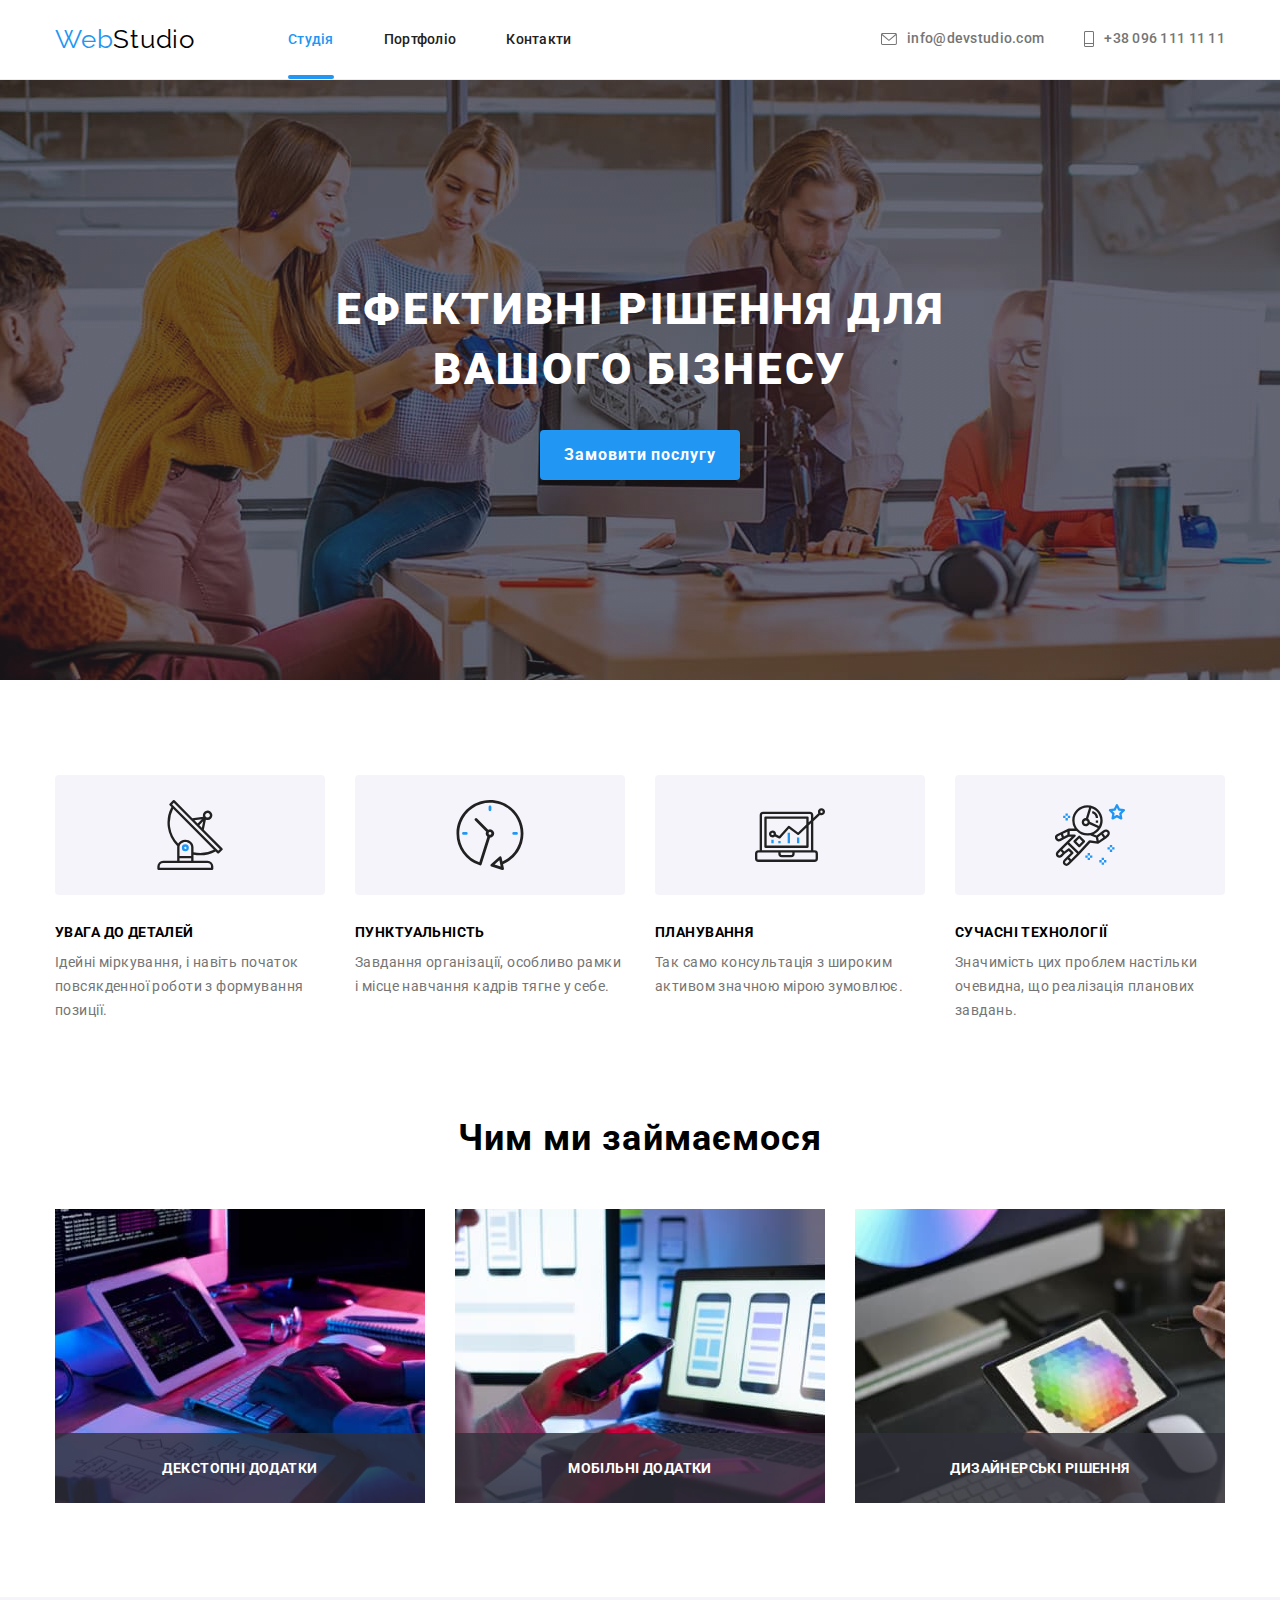
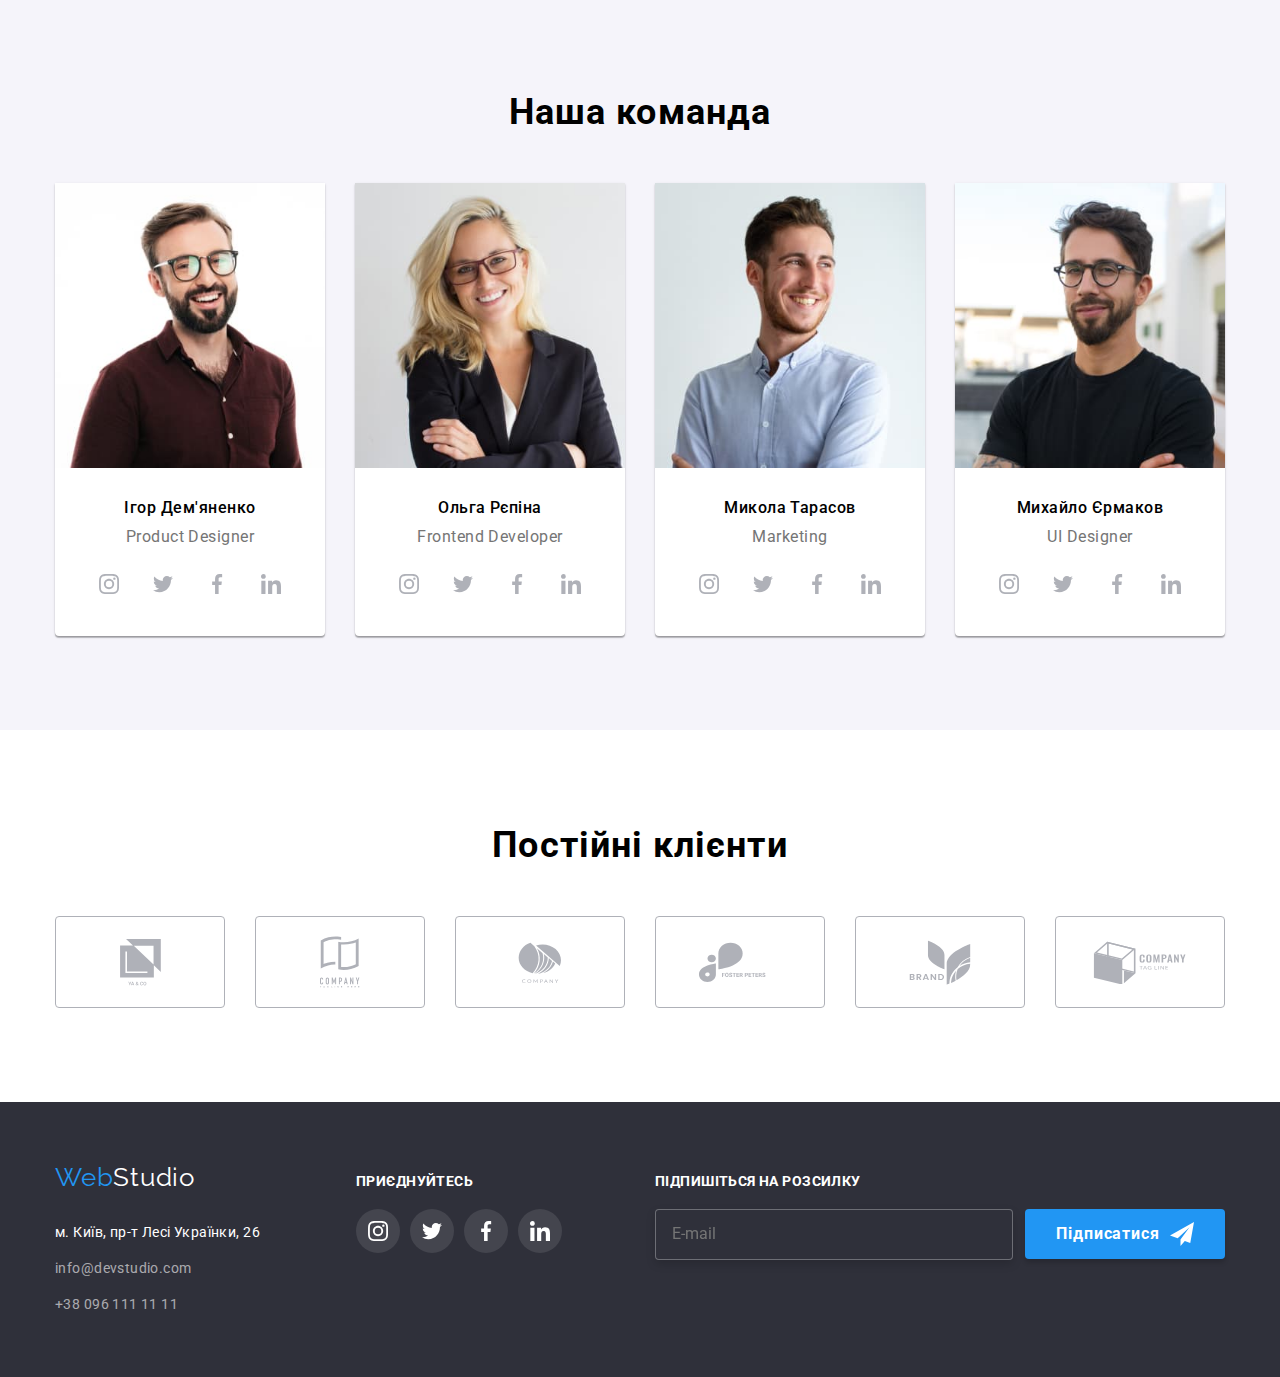
<file: index.html>
<!DOCTYPE html>
<html lang="uk">

<head>
  <meta charset="UTF-8" />
  <meta http-equiv="X-UA-Compatible" content="IE=edge" />
  <meta name="viewport" content="width=device-width, initial-scale=1.0" />
  <link rel="preconnect" href="https://fonts.googleapis.com" />
  <link rel="preconnect" href="https://fonts.gstatic.com" crossorigin />
  <link href="https://fonts.googleapis.com/css2?family=Raleway:wght@700&family=Roboto:wght@400;500;700;900&display=swap"
    rel="stylesheet" />
  <link rel="stylesheet" href="https://cdnjs.cloudflare.com/ajax/libs/modern-normalize/1.1.0/modern-normalize.min.css">
  <link rel="stylesheet" href="./css/main.min.css" />
  <title>Document</title>
</head>

<body>
  <header class="header">
    <div class="container">
      <div class="header-page">
        <!-- лого-->
        <a href="./index.html" class="logo"><span class="logo-color">Web</span>Studio</a>
        <!--силки-->
        <button type="button" class="menu-toggle js-open-menu" aria-expanded="false" aria-controls="mobile-menu">
          <svg width="40" height="40" aria-label="переключатель мобільного меню">
            <use class="icon-menu" href="./img/icons.svg#menu"></use>
          </svg>
        </button>

        <div class="menu-container js-menu-container" id="mobile-menu">
          <button class="menu-toggle js-close-menu">
            <svg width="40" height="40" aria-label="переключатель мобільного меню">
              <use class="icon-close" href="./img/icons.svg#close"></use>
            </svg>
          </button>
          <ul class="mobile-menu-list">
            <li class="mobile-menu-list__item"><a href="" class="mobile-menu-list__link  acttive-page">Студія </a></li>
            <li class="mobile-menu-list__item"><a href="./portfolio.html" class="mobile-menu-list__link">Портфоліо</a></li>
            <li class="mobile-menu-list__item"><a href="" class="mobile-menu-list__link">Контакти</a></li>
          </ul>
          <ul class="mobile-contact">
            <li class="mobile-contact__item">
              <a href="tel:+380961111111" class="mobile-contact__tel">
                +38 096 111 11 11
              </a>
            </li>
            <li class="mobile-contact__item">
              <a href="mailto:info@devstudio.com" class="mobile-contact__mail">
                info@devstudio.com
              </a>
            </li>
          </ul>
          <ul class="mobile-social-list">
            <li class="mobile-social-list__item">
              <a class="mobile-social-list__link" href="" aria-label="instagram">instagram</a>
            </li>
            <li class="mobile-social-list__item">
              <a class="mobile-social-list__link" href="" aria-label="twitter">twitter</a>
            </li>
            <li class="mobile-social-list__item">
              <a class="mobile-social-list__link" href="" aria-label="facebook">facebook</a>
            </li>
            <li class="mobile-social-list__item">
              <a class="mobile-social-list__link" href="" aria-label="linkedin">linkedin</a>
            </li>
          </ul>
        </div>

        <nav class="navigation">
          <ul class="navigation__list">
            <li class="navigation-list__item"><a href="" class="navigation-list__link  active-page">Студія </a></li>
            <li class="navigation-list__item"><a href="./portfolio.html" class="navigation-list__link">Портфоліо</a>
            </li>
            <li class="navigation-list__item"><a href="" class="navigation-list__link">Контакти</a></li>
          </ul>
        </nav>
        <!--звязок-->
        <ul class="contact">
          <li class="contact-list">
            <a href="mailto:info@devstudio.com" class="contact-list__link">
              <!-- icon-mail -->
              <svg class="icon-mail" width="16" height="12">
                <use href="./img/icons.svg#mail" width="16" height="12"></use>
              </svg>
              info@devstudio.com
            </a>
          </li>
          <li>
            <a href="tel:+380961111111" class="contact-list__link">
              <!-- icon-tel -->
              <svg class="icon-tel" width="10" height="16">
                <use href="./img/icons.svg#tel" width="10" height="16"></use>
              </svg>
              +38 096 111 11 11
            </a>
          </li>
        </ul>
      </div>
    </div>
  </header>
  <main>
    <!--герой-->
    <section class="hero">
      <h1 class="hero__title">ЕФЕКТИВНІ РІШЕННЯ ДЛЯ ВАШОГО БІЗНЕСУ</h1>
      <button type="button" class="pledge" data-modal-open>Замовити послугу</button>
    </section>
    <!--Чим ми займаємося-->
    <section class="advances">
      <!-- заголовок який сховаємо -->
      <h2 class="casper">переваги</h2>
      <!--текс-->
      <div class="container">
        <ul class="advances-list">
          <li class="advances-list__item">
            <div class="advances-list__icon">
              <svg width="70" height="70">
                <use href="./img/icons.svg#antenna"></use>
              </svg>
            </div>
            <h3 class="advances-list__title">УВАГА ДО ДЕТАЛЕЙ</h3>
            <p class="advances-list__text">
              Ідейні міркування, і навіть початок повсякденної роботи з формування позиції.
            </p>
          </li>
          <li class="advances-list__item">
            <div class="advances-list__icon">
              <svg width="70" height="70">
                <use href="./img/icons.svg#clock"></use>
              </svg>
            </div>
            <h3 class="advances-list__title">ПУНКТУАЛЬНІСТЬ</h3>
            <p class="advances-list__text">
              Завдання організації, особливо рамки і місце навчання кадрів тягне у себе.
            </p>
          </li>
          <li class="advances-list__item">
            <div class="advances-list__icon">
              <svg width="70" height="70">
                <use href="./img/icons.svg#diagram"></use>
              </svg>
            </div>
            <h3 class="advances-list__title">ПЛАНУВАННЯ</h3>
            <p class="advances-list__text">
              Так само консультація з широким активом значною мірою зумовлює.
            </p>
          </li>
          <li class="advances-list__item">
            <div class="advances-list__icon">
              <svg width="70" height="70">
                <use href="./img/icons.svg#astronaut"></use>
              </svg>
            </div>
            <h3 class="advances-list__title">СУЧАСНІ ТЕХНОЛОГІЇ</h3>
            <p class="advances-list__text">
              Значимість цих проблем настільки очевидна, що реалізація планових завдань.
            </p>
          </li>
        </ul>
      </div>
    </section>
    <!--картинки-->
    <section class="servise">
      <div class="container">
        <h2 class="servise-title">Чим ми займаємося</h2>
        <ul class="servise-list">
          <li class="servise-list__item">
            <img src="./img/img-1.jpg" alt="робота за планшетом" width="370" height="294" />
            <div class="servise-list__txt">
              <p>ДЕКСТОПНІ ДОДАТКИ</p>
            </div>
          </li>
          <li class="servise-list__item">
            <img src="./img/img-2.jpg" alt="ноутбук та телефон" width="370" height="294" />
            <div class="servise-list__txt">
              <p>МОБІЛЬНІ ДОДАТКИ</p>
            </div>
          </li>
          <li class="servise-list__item">
            <img src="./img/img-3.jpg" alt="планшет на якому палітра кольорів" width="370" height="294" />
            <div class="servise-list__txt">
              <p>ДИЗАЙНЕРСЬКІ РІШЕННЯ</p>
            </div>
          </li>
        </ul>
      </div>
    </section>
    <!--Наша команда-->
    <section class="team">  
      <div class="container">
        <h2 class=" team__title">Наша команда</h2>
        <ul class="team-list">
          <li class="team-list__item">
            <img class="team-list__foto" 
            srcset="./img/product-designer-270.jpg 270w, 
            ./img/product-designer-354.jpg 354w, 
            ./img/product-designer-450.jpg 450w, 
            ./img/product-designer-540.jpg 540w, 
            ./img/product-designer-708.jpg 708w, 
            ./img/product-designer-900.jpg 900w," 
            src="./img/product-designer-270.jpg" alt="чоловік-продакт-дизайнер" 
            sizes="(min-width: 1200px) 25vw, (min-width: 768px) 50vw, 100vw" />
            <div class="team-list__cards">
              <h3 class="team-list__name">Ігор Дем'яненко</h3>
              <p class="team-list__position">Product Designer</p>
              <ul class="social-list">
                <li class="social-list__item">
                  <a class="social-list__link" href="" aria-label="instagram">
                    <svg class="social-list__icon" width="20" height="20">
                      <use href="./img/icons.svg#instagram"></use>
                    </svg>
                  </a>
                </li>
                <li class="social-list__item">
                  <a class="social-list__link" href="" aria-label="twitter">
                    <svg class="social-list__icon" width="20" height="20">
                      <use href="./img/icons.svg#twitter"></use>
                    </svg>
                  </a>
                </li>
                <li class="social-list__item">
                  <a class="social-list__link" href="" aria-label="facebook">
                    <svg class="social-list__icon" width="20" height="20">
                      <use href="./img/icons.svg#facebook"></use>
                    </svg>
                  </a>
                </li>
                <li class="social-list__item">
                  <a class="social-list__link" href="" aria-label="linkedin">
                    <svg class="social-list__icon" width="20" height="20">
                      <use href="./img/icons.svg#linkedin"></use>
                    </svg>
                  </a>
                </li>
              </ul>
            </div>
          </li>
          <li class="team-list__item">
            <img class="team-list__foto" 
            srcset="./img/frontend-developer-270.jpg 270w, 
            ./img/frontend-developer-354.jpg 354w, 
            ./img/frontend-developer-450.jpg 450w, 
            ./img/frontend-developer-540.jpg 540w, 
            ./img/frontend-developer-708.jpg 708w, 
            ./img/frontend-developer-900.jpg 900w," 
            src="./img/frontend-developer-270.jpg" alt="дівчина-розробник" 
            sizes="(min-width: 1200px) 25vw, (min-width: 768px) 50vw, 100vw" />
            <div class="team-list__cards">
              <h3 class="team-list__name">Ольга Рєпіна</h3>
              <p class="team-list__position">Frontend Developer</p>
              <ul class="social-list">
                <li class="social-list__item">
                  <a class="social-list__link" href="" aria-label="instagram">
                    <svg class="social-list__icon" width="20" height="20">
                      <use href="./img/icons.svg#instagram"></use>
                    </svg>
                  </a>
                </li>
                <li class="social-list__item">
                  <a class="social-list__link" href="" aria-label="twitter">
                    <svg class="social-list__icon" width="20" height="20">
                      <use href="./img/icons.svg#twitter"></use>
                    </svg>
                  </a>
                </li>
                <li class="social-list__item">
                  <a class="social-list__link" href="" aria-label="facebook">
                    <svg class="social-list__icon" width="20" height="20">
                      <use href="./img/icons.svg#facebook"></use>
                    </svg>
                  </a>
                </li>
                <li class="social-list__item">
                  <a class="social-list__link" href="" aria-label="linkedin">
                    <svg class="social-list__icon" width="20" height="20">
                      <use href="./img/icons.svg#linkedin"></use>
                    </svg>
                  </a>
                </li>
              </ul>
            </div>
          </li>
          <li class="team-list__item">
            <img class="team-list__foto" 
            srcset="./img/marketing-270.jpg 270w, 
            ./img/marketing-354.jpg 354w, 
            ./img/marketing-450.jpg 450w, 
            ./img/marketing-540.jpg 540w, 
            ./img/marketing-708.jpg 708w, 
            ./img/marketing-900.jpg 900w," 
            src="./img/marketing-270.jpg" alt="чоловік-маркетолог" 
            sizes="(min-width: 1200px) 25vw, (min-width: 768px) 50vw, 100vw"/>
            <div class="team-list__cards">
              <h3 class="team-list__name">Микола Тарасов</h3>
              <p class="team-list__position">Marketing</p>
              <ul class="social-list">
                <li class="social-list__item">
                  <a class="social-list__link" href="" aria-label="instagram">
                    <svg class="social-list__icon" width="20" height="20">
                      <use href="./img/icons.svg#instagram"></use>
                    </svg>
                  </a>
                </li>
                <li class="social-list__item">
                  <a class="social-list__link" href="" aria-label="twitter">
                    <svg class="social-list__icon" width="20" height="20">
                      <use href="./img/icons.svg#twitter"></use>
                    </svg>
                  </a>
                </li>
                <li class="social-list__item">
                  <a class="social-list__link" href="" aria-label="facebook">
                    <svg class="social-list__icon" width="20" height="20">
                      <use href="./img/icons.svg#facebook"></use>
                    </svg>
                  </a>
                </li>
                <li class="social-list__item">
                  <a class="social-list__link" href="" aria-label="linkedin">
                    <svg class="social-list__icon" width="20" height="20">
                      <use href="./img/icons.svg#linkedin"></use>
                    </svg>
                  </a>
                </li>
              </ul>
            </div>
          </li>
          <li class="team-list__item">
            <img class="team-list__foto" 
            srcset="./img/ui-designer-270.jpg 270w, 
            ./img/ui-designer-354.jpg 354w, 
            ./img/ui-designer-450.jpg 450w, 
            ./img/ui-designer-540.jpg 540w, 
            ./img/ui-designer-708.jpg 708w, 
            ./img/ui-designer-900.jpg 900w," 
            src="./img/ui-designer-270.jpg" alt="чоловік-дизайнер"
            sizes="(min-width: 1200px) 25vw, (min-width: 768px) 50vw, 100vw"/>
            <div class="team-list__cards">
              <h3 class="team-list__name">Михайло Єрмаков</h3>
              <p class="team-list__position">UI Designer</p>
              <ul class="social-list">
                <li class="social-list__item">
                  <a class="social-list__link" href="" aria-label="instagram">
                    <svg class="social-list__icon" width="20" height="20">
                      <use href="./img/icons.svg#instagram"></use>
                    </svg>
                  </a>
                </li>
                <li class="social-list__item">
                  <a class="social-list__link" href="" aria-label="twitter">
                    <svg class="social-list__icon" width="20" height="20">
                      <use href="./img/icons.svg#twitter"></use>
                    </svg>
                  </a>
                </li>
                <li class="social-list__item">
                  <a class="social-list__link" href="" aria-label="facebook">
                    <svg class="social-list__icon" width="20" height="20">
                      <use href="./img/icons.svg#facebook"></use>
                    </svg>
                  </a>
                </li>
                <li class="social-list__item">
                  <a class="social-list__link" href="" aria-label="linkedin">
                    <svg class="social-list__icon" width="20" height="20">
                      <use href="./img/icons.svg#linkedin"></use>
                    </svg>
                  </a>
                </li>
              </ul>
            </div>
          </li>
        </ul>
      </div>
    </section>
    <!-- Постійні клієнти -->
    <section class="client">
      <div class="container">
        <h2 class=" client__title">Постійні клієнти</h2>
        <ul class="client-list">
          <li class="client-list__item">
            <a class="client-list__link" href="">
              <svg class="client-list__icon" width="41" height="46.7">
                <use href="./img/icons.svg#client1"></use>
              </svg>
            </a>
          </li>
          <li class="client-list__item">
            <a class="client-list__link" href="">
              <svg class="client-list__icon" width="40" height="52">
                <use href="./img/icons.svg#client2"></use>
              </svg>
            </a>
          </li>
          <li class="client-list__item">
            <a class="client-list__link" href="">
              <svg class="client-list__icon" width="43.46" height="41.18">
                <use href="./img/icons.svg#client3"></use>
              </svg>
            </a>
          </li>
          <li class="client-list__item">
            <a class="client-list__link" href="">
              <svg class="client-list__icon" width="84.44" height="40.62">
                <use href="./img/icons.svg#client4"></use>
              </svg>
            </a>
          </li>
          <li class="client-list__item">
            <a class="client-list__link" href="">
              <svg class="client-list__icon" width="62.54" height="45.43">
                <use href="./img/icons.svg#client5"></use>
              </svg>
            </a>
          </li>
          <li class="client-list__item">
            <a class="client-list__link" href="">
              <svg class="client-list__icon" width="93.79" height="43.93">
                <use href="./img/icons.svg#client6"></use>
              </svg>
            </a>
          </li>
        </ul>
      </div>
    </section>
  </main>
  <footer>
    <div class="footer">
      <div class="container foot">
        <div class="addres-list">
          <!--лого-->
          <a href="" class="logo-footer"><span class="logo-color">Web</span>Studio</a>
          <!-- адресс -->
          <address class="addres">
            <ul class="address-list">
              <li class="address-list__item"><a href="https://goo.gl/maps/CPtrU1FHBa2aNyZL9" target="_blank"
                  rel="noopener noreferrer nofollow" class="address-txt">м. Київ, пр-т Лесі Українки, 26</a> </li>
              <li class="address-list__item">
                <a href="mailto:info@devstudio.com" class="contact-footer">info@devstudio.com</a>
              </li>
              <li class="address-list__item"><a href="tel:+380961111111" class="contact-footer">+38 096 111 11 11</a>
              </li>
            </ul>
          </address>
        </div>
        <div class="join">
          <p class="join__txt">ПРИЄДНУЙТЕСЬ</p>
          <ul class="join-list">
            <li class="join-list__item">
              <a class="join-list__link" href="" aria-label="instagram">
                <svg class="join-list__icon" width="20" height="20">
                  <use href="./img/icons.svg#instagram" width="20" height="20"></use>
                </svg>
              </a>
            </li>
            <li class="join-list__item">
              <a class="join-list__link" href="" aria-label="twitter">
                <svg class="join-list__icon" width="20" height="20">
                  <use href="./img/icons.svg#twitter" width="20" height="20"></use>
                </svg>
              </a>
            </li>
            <li class="join-list__item">
              <a class="join-list__link" href="" aria-label="facebook">
                <svg class="join-list__icon" width="20" height="20">
                  <use href="./img/icons.svg#facebook" width="20" height="20"></use>
                </svg>
              </a>
            </li>
            <li class="join-list__item">
              <a class="join-list__link" href="" aria-label="linkedin">
                <svg class="join-list__icon" width="20" height="20">
                  <use href="./img/icons.svg#linkedin" width="20" height="20"></use>
                </svg>
              </a>
            </li>
          </ul>
        </div>
        <div class="mailing">
          <p class="mailing-txt">ПІДПИШІТЬСЯ НА РОЗСИЛКУ</p>
          <div class="mailing-div">
            <form>
              <label for="user-mailing"></label>
              <input class="mailing-input" type="email" placeholder="E-mail" name="user-mailing" id="user-mailing">

            </form>
            <button class="mailing-button" type="submit">Підписатися
              <svg class="mailing-svg" width="24" height="24">
                <use href="./img/icons.svg#send"></use>
              </svg>
            </button>
          </div>
        </div>
      </div>
    </div>
  </footer>
  <div class="backdrop is-hidden" data-modal>
    <div class="modal">
      <button class="modal-buton" data-modal-close>
        <svg width="11px" height="11px">
          <use class="buton-icon" href="./img/icons.svg#vector" width="11px" height="11px"></use>
        </svg>
      </button>
      <p class="modal-txt">Залиште свої дані, ми вам передзвонимо</p>
      <form class="form">
        <div class="input-div">
          <label class="user-txt" for="user-person">Ім'я</label>
          <input class="user-input" type="text" name="user-person" id="user-person" placeholder=" ">
          <svg class="user-svg" width="18" height="18">
            <use href="./img/icons.svg#person"></use>
          </svg>
        </div>
        <div class="input-div">
          <label class="user-txt" for="user-phone">Телефон</label>
          <input class="user-input" type="text" name="user-phone" id="user-phone" placeholder=" ">
          <svg class="user-svg" width="18" height="18">
            <use href="./img/icons.svg#phone"></use>
          </svg>
        </div>
        <div class="input-div">
          <label class="user-txt" for="user-email">Пошта</label>
          <input class="user-input" type="text" name="user-email" id="user-email" placeholder=" ">
          <svg class="user-svg" width="18" height="18">
            <use href="./img/icons.svg#email"></use>
          </svg>
        </div>
        <div class="input-div">
          <label class="user-txt" for="user-coment">Коментар</label>
          <textarea class="user-coment" name="user-coment" id="user-coment" rows="10"
            placeholder="Введіть текст"></textarea>
        </div>
      </form>
      <div class="checkbox-div">
        <label for="checkbox-input">
          <span class="checkbox-txt">Погоджуюся з розсилкою та приймаю
            <a class="checkbox-link" href="">Умови договору</a>
          </span>
        </label>
        <input class="checkbox-input" type="checkbox" name="checkbox-input" id="checkbox-input">
        <svg class="checkbox-custom" width="16">
          <use href="./img/icons.svg#check"></use>
        </svg>
      </div>
      <div>
        <button class="button-send" type="submit">Відправити</button>
      </div>
    </div>
  </div>
  <script src="./js/modal.js"></script>
  <script src="./js/mobile-menu.js"></script>
</body>

</html>
</file>
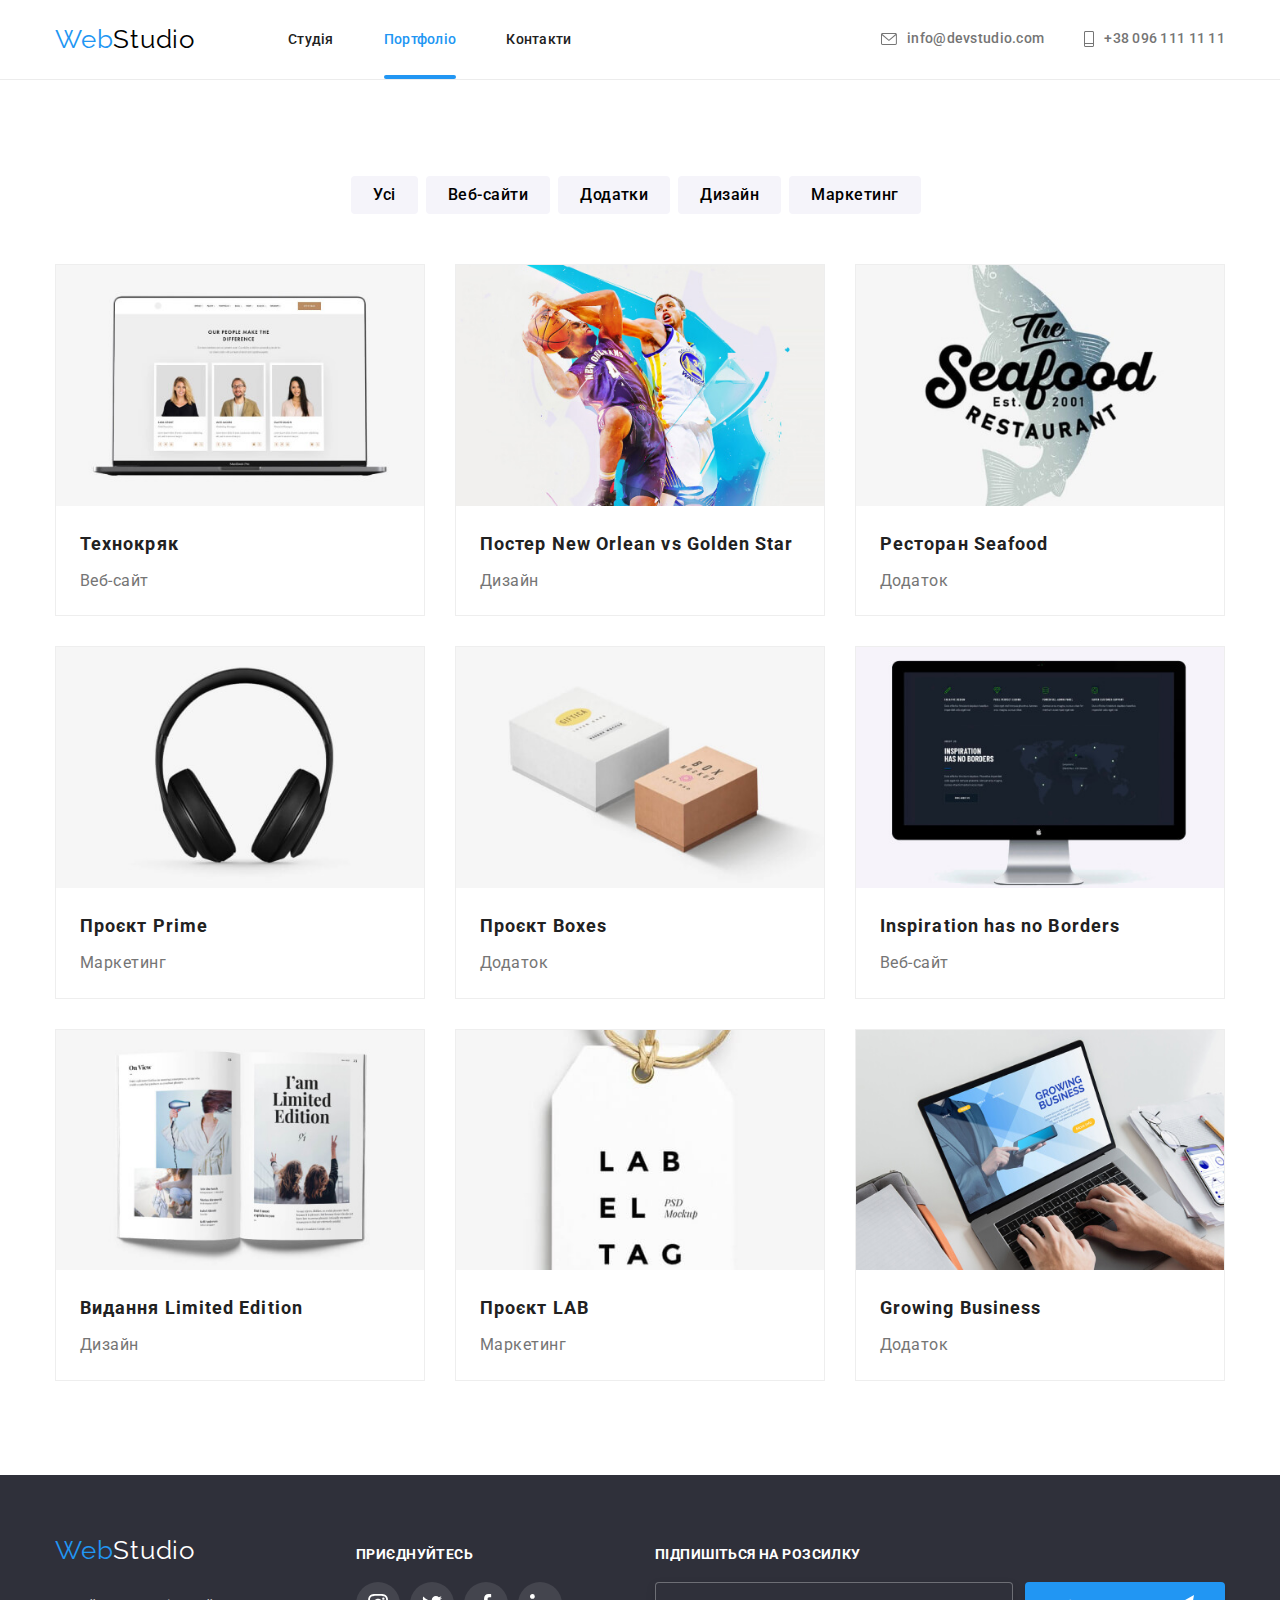
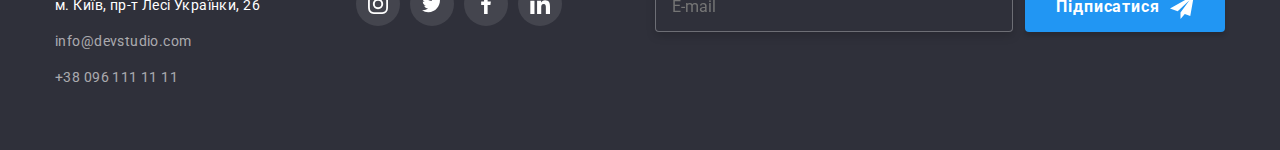
<file: portfolio.html>
<!DOCTYPE html>
<html lang="uk">
  <head>
    <meta charset="UTF-8" />
    <meta http-equiv="X-UA-Compatible" content="IE=edge" />
    <meta name="viewport" content="width=device-width, initial-scale=1.0" />
    <link rel="preconnect" href="https://fonts.googleapis.com" />
    <link rel="preconnect" href="https://fonts.gstatic.com" crossorigin />
    <link
      href="https://fonts.googleapis.com/css2?family=Raleway:wght@700&family=Roboto:wght@400;500;700;900&display=swap"
      rel="stylesheet"
    />
    <link
      rel="stylesheet"
      href="https://cdnjs.cloudflare.com/ajax/libs/modern-normalize/1.1.0/modern-normalize.min.css"
    />
    <link rel="stylesheet" href="./css/main.min.css" />
    <title>Document</title>
  </head>

  <body>
    <header class="header">
      <div class="container">
        <div class="header-page">
          <!-- лого-->
          <a href="./index.html" class="logo"><span class="logo-color">Web</span>Studio</a>
          <!--силки-->
          <button
            type="button"
            class="menu-toggle js-open-menu"
            aria-expanded="false"
            aria-controls="mobile-menu"
          >
            <svg width="40" height="40" aria-label="переключатель мобільного меню">
              <use class="icon-menu" href="./img/icons.svg#menu"></use>
            </svg>
          </button>

          <div class="menu-container js-menu-container" id="mobile-menu">
            <button class="menu-toggle js-close-menu">
              <svg width="40" height="40" aria-label="переключатель мобільного меню">
                <use class="icon-close" href="./img/icons.svg#close"></use>
              </svg>
            </button>
            <ul class="mobile-menu-list">
              <li class="mobile-menu-list__item">
                <a href="./index.html" class="mobile-menu-list__link">Студія </a>
              </li>
              <li class="mobile-menu-list__item">
                <a href="" class="mobile-menu-list__link acttive-page">Портфоліо</a>
              </li>
              <li class="mobile-menu-list__item">
                <a href="" class="mobile-menu-list__link">Контакти</a>
              </li>
            </ul>
            <ul class="mobile-contact">
              <li class="mobile-contact__item">
                <a href="tel:+380961111111" class="mobile-contact__tel"> +38 096 111 11 11 </a>
              </li>
              <li class="mobile-contact__item">
                <a href="mailto:info@devstudio.com" class="mobile-contact__mail">
                  info@devstudio.com
                </a>
              </li>
            </ul>
            <ul class="mobile-social-list">
              <li class="mobile-social-list__item">
                <a class="mobile-social-list__link" href="" aria-label="instagram">instagram</a>
              </li>
              <li class="mobile-social-list__item">
                <a class="mobile-social-list__link" href="" aria-label="twitter">twitter</a>
              </li>
              <li class="mobile-social-list__item">
                <a class="mobile-social-list__link" href="" aria-label="facebook">facebook</a>
              </li>
              <li class="mobile-social-list__item">
                <a class="mobile-social-list__link" href="" aria-label="linkedin">linkedin</a>
              </li>
            </ul>
          </div>
          <nav class="navigation">
            <ul class="navigation__list">
              <li class="navigation-list__item">
                <a href="./index.html" class="navigation-list__link">Студія </a>
              </li>
              <li class="navigation-list__item">
                <a href="" class="navigation-list__link active-page">Портфоліо</a>
              </li>
              <li class="navigation-list__item">
                <a href="" class="navigation-list__link">Контакти</a>
              </li>
            </ul>
          </nav>
          <!--звязок-->
          <ul class="contact">
            <li class="contact-list">
              <a href="mailto:info@devstudio.com" class="contact-list__link">
                <!-- icon-mail -->
                <svg class="icon-mail" width="16" height="12">
                  <use href="./img/icons.svg#mail" width="16" height="12"></use>
                </svg>
                info@devstudio.com
              </a>
            </li>
            <li>
              <a href="tel:+380961111111" class="contact-list__link">
                <!-- icon-tel -->
                <svg class="icon-tel" width="10" height="16">
                  <use href="./img/icons.svg#tel" width="10" height="16"></use>
                </svg>
                +38 096 111 11 11
              </a>
            </li>
          </ul>
        </div>
      </div>
    </header>
    <main>
      <section class="portfolio">
        <!-- заголовок скриєм -->
        <h1 class="casper">список робіт</h1>
        <!--  portfolio-item  -->
        <div class="filter-container">
          <ul class="filter-list">
            <li class="filter-list__item">
              <button type="button" class="filter-list__button">Усі</button>
            </li>
            <li class="filter-list__item">
              <button type="button" class="filter-list__button">Веб-сайти</button>
            </li>
            <li class="filter-list__item">
              <button type="button" class="filter-list__button">Додатки</button>
            </li>
            <li class="filter-list__item">
              <button type="button" class="filter-list__button">Дизайн</button>
            </li>
            <li class="filter-list__item">
              <button type="button" class="filter-list__button">Маркетинг</button>
            </li>
          </ul>
        </div>
        <div class="container">
          <ul class="portfolio-list">
            <li class="portfolio-list__item">
              <a class="portfolio-list__link" href="">
                <div class="overlay-tumb">
                  <img
                    class="portfolio-list__img"
                    srcset="
                      ./img/notebook-354.jpg 354w,
                      ./img/notebook-370.jpg 370w,
                      ./img/notebook-450.jpg 450w,
                      ./img/notebook-708.jpg 708w,
                      ./img/notebook-740.jpg 740w,
                      ./img/notebook-900.jpg 900w
                    "
                    src="./img/notebook-354.jpg"
                    alt="ноутбук"
                    sizes="(min-width: 1200px) 30vw, (min-width: 768px) 50vw, 100vw"
                  />
                  <div class="overlay">
                    <p class="overlay-txt">
                      Ресурс пропонує комплексні пропозиції з різним рівнем функціоналу та сервісів.
                      Все це дозволить відвідувачу отримати вичерпні відомості про компанію чи
                      приватну особу.
                    </p>
                  </div>
                </div>
                <div class="card">
                  <h2 class="card-title">Технокряк</h2>
                  <p class="card-category">Веб-сайт</p>
                </div>
              </a>
            </li>
            <li class="portfolio-list__item">
              <a class="portfolio-list__link" href="">
                <div class="overlay-tumb">
                  <img
                    class="portfolio-list__img"
                    srcset="
                      ./img/game-354.jpg 354w,
                      ./img/game-370.jpg 370w,
                      ./img/game-450.jpg 450w,
                      ./img/game-708.jpg 708w,
                      ./img/game-740.jpg 740w,
                      ./img/game-900.jpg 900w
                    "
                    src="./img/game-354.jpg"
                    alt="двооє гравців грають в баскетбол"
                    sizes="(min-width: 1200px) 30vw, (min-width: 768px) 50vw, 100vw"
                  />

                  <div class="overlay">
                    <p class="overlay-txt">
                      Ресурс пропонує комплексні пропозиції з різним рівнем функціоналу та сервісів.
                      Все це дозволить відвідувачу отримати вичерпні відомості про компанію чи
                      приватну особу.
                    </p>
                  </div>
                </div>

                <div class="card">
                  <h2 class="card-title">Постер New Orlean vs Golden Star</h2>
                  <p class="card-category">Дизайн</p>
                </div>
              </a>
            </li>

            <li class="portfolio-list__item">
              <a class="portfolio-list__link" href="">
                <div class="overlay-tumb">
                  <img
                    class="portfolio-list__img"
                    srcset="
                      ./img/fish-354.jpg 354w,
                      ./img/fish-370.jpg 370w,
                      ./img/fish-450.jpg 450w,
                      ./img/fish-708.jpg 708w,
                      ./img/fish-740.jpg 740w,
                      ./img/fish-900.jpg 900w
                    "
                    src="./img/fish-354.jpg"
                    alt="логотип ресторану на фоні риби"
                    sizes="(min-width: 1200px) 30vw, (min-width: 768px) 50vw, 100vw"
                  />
                  <div class="overlay">
                    <p class="overlay-txt">
                      Ресурс пропонує комплексні пропозиції з різним рівнем функціоналу та сервісів.
                      Все це дозволить відвідувачу отримати вичерпні відомості про компанію чи
                      приватну особу.
                    </p>
                  </div>
                </div>
                <div class="card">
                  <h2 class="card-title">Ресторан Seafood</h2>
                  <p class="card-category">Додаток</p>
                </div>
              </a>
            </li>
            <li class="portfolio-list__item">
              <a class="portfolio-list__link" href="">
                <div class="overlay-tumb">
                  <img
                    class="portfolio-list__img"
                    srcset="
                      ./img/headphones-354.jpg 354w,
                      ./img/headphones-370.jpg 370w,
                      ./img/headphones-450.jpg 450w,
                      ./img/headphones-708.jpg 708w,
                      ./img/headphones-740.jpg 740w,
                      ./img/headphones-900.jpg 900w
                    "
                    src="./img/headphones-354.jpg"
                    alt="навушники"
                    sizes="(min-width: 1200px) 30vw, (min-width: 768px) 50vw, 100vw"
                  />
                  <div class="overlay">
                    <p class="overlay-txt">
                      Ресурс пропонує комплексні пропозиції з різним рівнем функціоналу та сервісів.
                      Все це дозволить відвідувачу отримати вичерпні відомості про компанію чи
                      приватну особу.
                    </p>
                  </div>
                </div>
                <div class="card">
                  <h2 class="card-title">Проєкт Prime</h2>
                  <p class="card-category">Маркетинг</p>
                </div>
              </a>
            </li>
            <li class="portfolio-list__item">
              <a class="portfolio-list__link" href="">
                <div class="overlay-tumb">
                  <img
                    class="portfolio-list__img"
                    srcset="
                      ./img/boxes-354.jpg 354w,
                      ./img/boxes-370.jpg 370w,
                      ./img/boxes-450.jpg 450w,
                      ./img/boxes-708.jpg 708w,
                      ./img/boxes-740.jpg 740w,
                      ./img/boxes-900.jpg 900w
                    "
                    src="./img/boxes-354.jpg"
                    alt="дві коробки"
                    sizes="(min-width: 1200px) 30vw, (min-width: 768px) 50vw, 100vw"
                  />
                  <div class="overlay">
                    <p class="overlay-txt">
                      Ресурс пропонує комплексні пропозиції з різним рівнем функціоналу та сервісів.
                      Все це дозволить відвідувачу отримати вичерпні відомості про компанію чи
                      приватну особу.
                    </p>
                  </div>
                </div>

                <div class="card">
                  <h2 class="card-title">Проєкт Boxes</h2>
                  <p class="card-category">Додаток</p>
                </div>
              </a>
            </li>

            <li class="portfolio-list__item">
              <a class="portfolio-list__link" href="">
                <div class="overlay-tumb">
                  <img
                    class="portfolio-list__img"
                    srcset="
                      ./img/monitor-354.jpg 354w,
                      ./img/monitor-370.jpg 370w,
                      ./img/monitor-450.jpg 450w,
                      ./img/monitor-708.jpg 708w,
                      ./img/monitor-740.jpg 740w,
                      ./img/monitor-900.jpg 900w
                    "
                    src="./img/monitor-354.jpg"
                    alt="монітор з мапою світу"
                    sizes="(min-width: 1200px) 30vw, (min-width: 768px) 50vw, 100vw"
                  />
                  <div class="overlay">
                    <p class="overlay-txt">
                      Ресурс пропонує комплексні пропозиції з різним рівнем функціоналу та сервісів.
                      Все це дозволить відвідувачу отримати вичерпні відомості про компанію чи
                      приватну особу.
                    </p>
                  </div>
                </div>

                <div class="card">
                  <h2 class="card-title">Inspiration has no Borders</h2>
                  <p class="card-category">Веб-сайт</p>
                </div>
              </a>
            </li>

            <li class="portfolio-list__item">
              <a class="portfolio-list__link" href="">
                <div class="overlay-tumb">
                  <img
                    class="portfolio-list__img"
                    srcset="
                      ./img/limited-354.jpg 354w,
                      ./img/limited-370.jpg 370w,
                      ./img/limited-450.jpg 450w,
                      ./img/limited-708.jpg 708w,
                      ./img/limited-740.jpg 740w,
                      ./img/limited-900.jpg 900w
                    "
                    src="./img/limited-354.jpg"
                    alt="лестівка лемітованої продукції"
                    sizes="(min-width: 1200px) 30vw, (min-width: 768px) 50vw, 100vw"
                  />
                  <div class="overlay">
                    <p class="overlay-txt">
                      Ресурс пропонує комплексні пропозиції з різним рівнем функціоналу та сервісів.
                      Все це дозволить відвідувачу отримати вичерпні відомості про компанію чи
                      приватну особу.
                    </p>
                  </div>
                </div>

                <div class="card">
                  <h2 class="card-title">Видання Limited Edition</h2>
                  <p class="card-category">Дизайн</p>
                </div>
              </a>
            </li>

            <li class="portfolio-list__item">
              <a class="portfolio-list__link" href="">
                <div class="overlay-tumb">
                  <img
                    class="portfolio-list__img"
                    srcset="
                      ./img/label-354.jpg 354w,
                      ./img/label-370.jpg 370w,
                      ./img/label-450.jpg 450w,
                      ./img/label-708.jpg 708w,
                      ./img/label-740.jpg 740w,
                      ./img/label-900.jpg 900w
                    "
                    src="./img/label-354.jpg"
                    alt="бірка"
                    sizes="(min-width: 1200px) 30vw, (min-width: 768px) 50vw, 100vw"
                  />
                  <div class="overlay">
                    <p class="overlay-txt">
                      Ресурс пропонує комплексні пропозиції з різним рівнем функціоналу та сервісів.
                      Все це дозволить відвідувачу отримати вичерпні відомості про компанію чи
                      приватну особу.
                    </p>
                  </div>
                </div>

                <div class="card">
                  <h2 class="card-title">Проєкт LAB</h2>
                  <p class="card-category">Маркетинг</p>
                </div>
              </a>
            </li>

            <li class="portfolio-list__item">
              <a class="portfolio-list__link" href="">
                <div class="overlay-tumb">
                  <img
                    class="portfolio-list__img"
                    srcset="
                      ./img/work-354.jpg 354w,
                      ./img/work-370.jpg 370w,
                      ./img/work-450.jpg 450w,
                      ./img/work-708.jpg 708w,
                      ./img/work-740.jpg 740w,
                      ./img/work-900.jpg 900w
                    "
                    src="./img/work-354.jpg"
                    alt="виконання праці за ноутбуком"
                    sizes="(min-width: 1200px) 30vw, (min-width: 768px) 50vw, 100vw"
                  />
                  <div class="overlay">
                    <p class="overlay-txt">
                      Ресурс пропонує комплексні пропозиції з різним рівнем функціоналу та сервісів.
                      Все це дозволить відвідувачу отримати вичерпні відомості про компанію чи
                      приватну особу.
                    </p>
                  </div>
                </div>
                <div class="card">
                  <h2 class="card-title">Growing Business</h2>
                  <p class="card-category">Додаток</p>
                </div>
              </a>
            </li>
          </ul>
        </div>
      </section>
    </main>
    <footer>
      <div class="footer">
        <div class="container foot">
          <div>
            <!--лого-->
            <a href="" class="logo-footer"><span class="logo-color">Web</span>Studio</a>
            <!-- адресс -->
            <address class="addres">
              <ul class="address-list">
                <li class="address-list__item">
                  <a
                    href="https://goo.gl/maps/CPtrU1FHBa2aNyZL9"
                    target="_blank"
                    rel="noopener noreferrer nofollow"
                    class="address-txt"
                    >м. Київ, пр-т Лесі Українки, 26</a
                  >
                </li>
                <li class="address-list__item">
                  <a href="mailto:info@devstudio.com" class="contact-footer">info@devstudio.com</a>
                </li>
                <li class="address-list__item">
                  <a href="tel:+380961111111" class="contact-footer">+38 096 111 11 11</a>
                </li>
              </ul>
            </address>
          </div>
          <div class="join">
            <p class="join__txt">ПРИЄДНУЙТЕСЬ</p>
            <ul class="join-list">
              <li class="join-list__item">
                <a class="join-list__link" href="" aria-label="instagram">
                  <svg class="join-list__icon" width="20" height="20">
                    <use href="./img/icons.svg#instagram" width="20" height="20"></use>
                  </svg>
                </a>
              </li>
              <li class="join-list__item">
                <a class="join-list__link" href="" aria-label="twitter">
                  <svg class="join-list__icon" width="20" height="20">
                    <use href="./img/icons.svg#twitter" width="20" height="20"></use>
                  </svg>
                </a>
              </li>
              <li class="join-list__item">
                <a class="join-list__link" href="" aria-label="facebook">
                  <svg class="join-list__icon" width="20" height="20">
                    <use href="./img/icons.svg#facebook" width="20" height="20"></use>
                  </svg>
                </a>
              </li>
              <li class="join-list__item">
                <a class="join-list__link" href="" aria-label="linkedin">
                  <svg class="join-list__icon" width="20" height="20">
                    <use href="./img/icons.svg#linkedin" width="20" height="20"></use>
                  </svg>
                </a>
              </li>
            </ul>
          </div>
          <div class="mailing">
            <p class="mailing-txt">ПІДПИШІТЬСЯ НА РОЗСИЛКУ</p>
            <div class="mailing-div">
              <form>
                <label for="user-mailing"></label>
                <input
                  class="mailing-input"
                  type="email"
                  placeholder="E-mail"
                  name="user-mailing"
                  id="user-mailing"
                />
              </form>
              <button class="mailing-button" type="submit">
                Підписатися
                <svg class="mailing-svg" width="24" height="24">
                  <use href="./img/icons.svg#send"></use>
                </svg>
              </button>
            </div>
          </div>
        </div>
      </div>
    </footer>
    <script src="./js/mobile-menu.js"></script>
  </body>
</html>
</file>
<file: css/main.min.css>
html{-webkit-box-sizing:border-box;box-sizing:border-box}*,*::before,*::after{-webkit-box-sizing:inherit;box-sizing:inherit}body{margin:0;font-family:Roboto,sans-serif;font-style:normal;color:var(--title-text-color)}a{text-decoration:none}ul{display:-webkit-box;display:-ms-flexbox;display:flex;list-style:none;margin-left:0;padding-left:0}h1,h2,h3,h4,h5,h6,p,ul{margin-top:0;margin-bottom:0}section{padding-top:60px;padding-bottom:60px}@media screen and (min-width: 1200px){section{padding-top:94px;padding-bottom:94px}}img{display:block;max-width:100%;height:auto}.logo{margin-right:93px;font-family:"Raleway";font-style:normal;font-size:26px;line-height:1.19;letter-spacing:.03em;color:#000}.logo-color{color:#2196f3}.header{padding-top:24px;padding-bottom:24px;border-bottom:1px solid #ececec}@media screen and (max-width: 767px){.header{padding:10px 15px}}.container{margin-left:auto;margin-right:auto;padding-left:15px;padding-right:15px}@media screen and (min-width: 480px){.container{width:480px}}@media screen and (min-width: 768px){.container{width:768px}}@media screen and (min-width: 1200px){.container{width:1200px}}@media screen and (max-width: 767px){.header-page{display:-webkit-box;display:-ms-flexbox;display:flex;-webkit-box-align:center;-ms-flex-align:center;align-items:center}}@media screen and (min-width: 768px){.header-page{display:-webkit-box;display:-ms-flexbox;display:flex;-webkit-box-align:center;-ms-flex-align:center;align-items:center}}@media screen and (max-width: 767px){.navigation{display:none}}.navigation__list{display:-webkit-box;display:-ms-flexbox;display:flex}.navigation-list__item{margin-left:50px}.navigation-list__item:first-child{margin-left:0}.navigation-list__link{position:relative;font-weight:500;font-size:14px;line-height:1.14;letter-spacing:.02em;color:#212121;-webkit-transition:250ms cubic-bezier(0.4, 0, 0.2, 1),-webkit-transform;transition:250ms cubic-bezier(0.4, 0, 0.2, 1),-webkit-transform;transition:transform,250ms cubic-bezier(0.4, 0, 0.2, 1);transition:transform,250ms cubic-bezier(0.4, 0, 0.2, 1),-webkit-transform}.navigation-list__link:hover,.navigation-list__link:focus{color:#2196f3;-webkit-transition:250ms cubic-bezier(0.4, 0, 0.2, 1),-webkit-transform;transition:250ms cubic-bezier(0.4, 0, 0.2, 1),-webkit-transform;transition:transform,250ms cubic-bezier(0.4, 0, 0.2, 1);transition:transform,250ms cubic-bezier(0.4, 0, 0.2, 1),-webkit-transform}.active-page{color:#2196f3}.active-page::after{content:"";position:absolute;left:0;bottom:-31.5px;display:block;width:100%;height:4px;background-color:#2196f3;border-radius:2px;-webkit-transition:250ms cubic-bezier(0.4, 0, 0.2, 1),-webkit-transform;transition:250ms cubic-bezier(0.4, 0, 0.2, 1),-webkit-transform;transition:transform,250ms cubic-bezier(0.4, 0, 0.2, 1);transition:transform,250ms cubic-bezier(0.4, 0, 0.2, 1),-webkit-transform}@media screen and (max-width: 767px){.contact{display:none}}@media screen and (min-width: 768px)and (max-width: 1199px){.contact{display:block;margin-left:auto}}@media screen and (min-width: 1200px){.contact{margin-left:auto}}.contact-list__link{display:-webkit-box;display:-ms-flexbox;display:flex;font-weight:500;font-size:14px;line-height:1.14;letter-spacing:.02em;color:#757575;-webkit-box-align:center;-ms-flex-align:center;align-items:center;-webkit-transition:250ms cubic-bezier(0.4, 0, 0.2, 1),-webkit-transform;transition:250ms cubic-bezier(0.4, 0, 0.2, 1),-webkit-transform;transition:transform,250ms cubic-bezier(0.4, 0, 0.2, 1);transition:transform,250ms cubic-bezier(0.4, 0, 0.2, 1),-webkit-transform}.contact-list__link:hover,.contact-list__link:focus{color:#2196f3;-webkit-transition:250ms cubic-bezier(0.4, 0, 0.2, 1),-webkit-transform;transition:250ms cubic-bezier(0.4, 0, 0.2, 1),-webkit-transform;transition:transform,250ms cubic-bezier(0.4, 0, 0.2, 1);transition:transform,250ms cubic-bezier(0.4, 0, 0.2, 1),-webkit-transform}@media screen and (min-width: 1200px){.contact-list__link{margin-left:40px;-webkit-box-pack:center;-ms-flex-pack:center;justify-content:center}}.icon-mail,.icon-tel{display:-webkit-box;display:-ms-flexbox;display:flex;fill:currentColor;margin-right:10px;-webkit-box-align:center;-ms-flex-align:center;align-items:center;-webkit-box-pack:center;-ms-flex-pack:center;justify-content:center}.hero{padding-top:118px;padding-bottom:118px;margin-left:auto;margin-right:auto;margin-left:auto;margin-right:auto;background-color:#c4c4c4;background-repeat:no-repeat;background-position:center}@media screen and (min-width: 480px){.hero{max-width:480px;height:400px;background-image:-webkit-gradient(linear, left top, right top, from(rgba(47, 48, 58, 0.4)), to(rgba(47, 48, 58, 0.4))),url("../img/img-hero-480.jpg");background-image:linear-gradient(90deg, rgba(47, 48, 58, 0.4), rgba(47, 48, 58, 0.4)),url("../img/img-hero-480.jpg");background-size:480px 400px}}@media screen and (min-width: 480px)and (min-device-pixel-ratio: 2),screen and (min-width: 480px)and (-webkit-min-device-pixel-ratio: 2),screen and (min-width: 480px)and (min-resolution: 192dpi),screen and (min-width: 480px)and (min-resolution: 2dppx){.hero{background-image:-webkit-gradient(linear, left top, right top, from(rgba(47, 48, 58, 0.4)), to(rgba(47, 48, 58, 0.4))),url("../img/img-hero-960.jpg");background-image:linear-gradient(90deg, rgba(47, 48, 58, 0.4), rgba(47, 48, 58, 0.4)),url("../img/img-hero-960.jpg")}}@media screen and (min-width: 768px){.hero{max-width:768px;height:459px;background-image:-webkit-gradient(linear, left top, right top, from(rgba(47, 48, 58, 0.4)), to(rgba(47, 48, 58, 0.4))),url("../img/img-hero-768.jpg");background-image:linear-gradient(90deg, rgba(47, 48, 58, 0.4), rgba(47, 48, 58, 0.4)),url("../img/img-hero-768.jpg");background-size:768px 459px}}@media screen and (min-width: 768px)and (min-device-pixel-ratio: 2),screen and (min-width: 768px)and (-webkit-min-device-pixel-ratio: 2),screen and (min-width: 768px)and (min-resolution: 192dpi),screen and (min-width: 768px)and (min-resolution: 2dppx){.hero{background-image:-webkit-gradient(linear, left top, right top, from(rgba(47, 48, 58, 0.4)), to(rgba(47, 48, 58, 0.4))),url("../img/img-hero-1536.jpg");background-image:linear-gradient(90deg, rgba(47, 48, 58, 0.4), rgba(47, 48, 58, 0.4)),url("../img/img-hero-1536.jpg")}}@media screen and (min-width: 1200px){.hero{padding-top:200px;padding-bottom:200px;max-width:1600px;height:600px;background-image:-webkit-gradient(linear, left top, right top, from(rgba(47, 48, 58, 0.4)), to(rgba(47, 48, 58, 0.4))),url("../img/img-hero-1600.jpg");background-image:linear-gradient(90deg, rgba(47, 48, 58, 0.4), rgba(47, 48, 58, 0.4)),url("../img/img-hero-1600.jpg");background-size:1600px 600px}}@media screen and (min-width: 1200px)and (min-device-pixel-ratio: 2),screen and (min-width: 1200px)and (-webkit-min-device-pixel-ratio: 2),screen and (min-width: 1200px)and (min-resolution: 192dpi),screen and (min-width: 1200px)and (min-resolution: 2dppx){.hero{background-image:-webkit-gradient(linear, left top, right top, from(rgba(47, 48, 58, 0.4)), to(rgba(47, 48, 58, 0.4))),url("../img/img-hero-3200.jpg");background-image:linear-gradient(90deg, rgba(47, 48, 58, 0.4), rgba(47, 48, 58, 0.4)),url("../img/img-hero-3200.jpg")}}.hero__title{margin-left:auto;margin-right:auto;margin-bottom:30PX;font-weight:900;width:360px;font-size:26px;line-height:1.615;text-align:center;letter-spacing:.06em;color:#fff}@media screen and (min-width: 1200px){.hero__title{width:696PX;font-size:44px;line-height:1.36}}.pledge{display:-webkit-box;display:-ms-flexbox;display:flex;-webkit-box-pack:center;-ms-flex-pack:center;justify-content:center;margin-left:auto;margin-right:auto;padding:10px 24px;font-family:"Roboto";font-style:normal;font-weight:700;font-size:16px;line-height:1.87;text-align:center;letter-spacing:.06em;color:#fff;background-color:#2196f3;-webkit-box-shadow:0px 4px 4px rgba(0,0,0,.15);box-shadow:0px 4px 4px rgba(0,0,0,.15);border-radius:4px;border:#2196f3;-webkit-transition:250ms cubic-bezier(0.4, 0, 0.2, 1),-webkit-transform;transition:250ms cubic-bezier(0.4, 0, 0.2, 1),-webkit-transform;transition:transform,250ms cubic-bezier(0.4, 0, 0.2, 1);transition:transform,250ms cubic-bezier(0.4, 0, 0.2, 1),-webkit-transform}.pledge:hover,.pledge:focus{color:#fff;background-color:#188ce8;-webkit-transition:250ms cubic-bezier(0.4, 0, 0.2, 1),-webkit-transform;transition:250ms cubic-bezier(0.4, 0, 0.2, 1),-webkit-transform;transition:transform,250ms cubic-bezier(0.4, 0, 0.2, 1);transition:transform,250ms cubic-bezier(0.4, 0, 0.2, 1),-webkit-transform}.casper{display:-webkit-box;display:-ms-flexbox;display:flex;width:1px;margin-left:auto;margin-right:auto;font-size:1px;color:#fff;text-align:center}.advances-list{display:block}@media screen and (min-width: 768px){.advances-list{display:-webkit-box;display:-ms-flexbox;display:flex;-ms-flex-wrap:wrap;flex-wrap:wrap}}@media screen and (min-width: 768px)and (max-width: 1199px){.advances-list{margin:-15px}}@media screen and (min-width: 480px){.advances-list__item{width:450px}}@media screen and (max-width: 767px){.advances-list__item{margin-bottom:30px}}@media screen and (min-width: 768px){.advances-list__item{width:354px}}@media screen and (min-width: 768px)and (max-width: 1199px){.advances-list__item{margin:15px}}@media screen and (min-width: 1200px){.advances-list__item{width:270px;margin-right:30px}.advances-list__item:last-child{margin-right:0}}.advances-list__icon{margin-bottom:30px;display:-webkit-box;display:-ms-flexbox;display:flex;height:120px;background-color:#f5f4fa;border-radius:4px;-webkit-box-align:center;-ms-flex-align:center;align-items:center;-webkit-box-pack:center;-ms-flex-pack:center;justify-content:center}.advances-list__title{margin-bottom:10px;font-size:14px;line-height:1.14;letter-spacing:.03em}@media screen and (max-width: 767px){.advances-list__title{text-align:center}}.advances-list__text{font-size:14px;line-height:1.71;letter-spacing:.03em;color:#757575}.servise{display:none;padding-top:0;padding-bottom:94px}@media screen and (min-width: 1200px){.servise{display:-webkit-box;display:-ms-flexbox;display:flex}}.servise-title{font-size:36px;line-height:1.17;text-align:center;letter-spacing:.03em;margin-bottom:50px}.servise-list__item{position:relative;margin-right:30px;height:294px}.servise-list__item:last-child{margin-right:0}.servise-list__txt{content:"";position:absolute;left:0;bottom:0px;display:block;width:370px;height:70px;background-color:rgba(47,48,58,.8);color:#fff;font-weight:700;font-size:14px;line-height:1.142;text-align:center;letter-spacing:.03em;padding:27px}.team__title{font-size:28px;line-height:1.178;text-align:center;letter-spacing:.03em;margin-bottom:30px}@media screen and (min-width: 1200px){.team__title{font-size:36px;line-height:1.17;margin-bottom:50px}}.team-list{display:block}@media screen and (min-width: 768px){.team-list{display:-webkit-box;display:-ms-flexbox;display:flex;-ms-flex-wrap:wrap;flex-wrap:wrap}}@media screen and (min-width: 768px)and (max-width: 1199px){.team-list{margin:-15px}}.team-list__item{border-radius:0px;-webkit-box-shadow:0px 1px 3px rgba(0,0,0,.12),0px 1px 1px rgba(0,0,0,.14),0px 2px 1px rgba(0,0,0,.2);box-shadow:0px 1px 3px rgba(0,0,0,.12),0px 1px 1px rgba(0,0,0,.14),0px 2px 1px rgba(0,0,0,.2);border-radius:0px 0px 4px 4px;background-color:#fff}@media screen and (min-width: 480px)and (max-width: 767px){.team-list__item{margin-bottom:30px}}@media screen and (min-width: 768px)and (max-width: 1199px){.team-list__item{width:354px;margin:15px}}@media screen and (min-width: 1200px){.team-list__item{width:270px;margin-right:30px}.team-list__item:last-child{margin-right:0}}.team-list__cards{padding-top:30px;padding-bottom:30px}.team-list__name{margin-bottom:10px;font-weight:500;font-size:16px;line-height:1.19;letter-spacing:.03em;text-align:center}.team-list__position{margin-bottom:16px;font-size:16px;line-height:1.19;letter-spacing:.03em;color:#757575;text-align:center}.team{margin-bottom:0;background-color:#f5f4fa}.social-list{display:-webkit-box;display:-ms-flexbox;display:flex;-webkit-box-align:center;-ms-flex-align:center;align-items:center;-webkit-box-pack:center;-ms-flex-pack:center;justify-content:center;padding:0}.social-list__item{width:44px;height:44px;border-radius:50%;margin-right:10px;fill:#757575}.social-list__item:last-child{margin-right:0}.social-list__link{width:44px;height:44px;display:-webkit-box;display:-ms-flexbox;display:flex;-webkit-box-align:center;-ms-flex-align:center;align-items:center;-webkit-box-pack:center;-ms-flex-pack:center;justify-content:center;fill:#afb1b8;-webkit-transition:250ms cubic-bezier(0.4, 0, 0.2, 1),-webkit-transform;transition:250ms cubic-bezier(0.4, 0, 0.2, 1),-webkit-transform;transition:transform,250ms cubic-bezier(0.4, 0, 0.2, 1);transition:transform,250ms cubic-bezier(0.4, 0, 0.2, 1),-webkit-transform}.social-list__link:hover,.social-list__link:focus{display:-webkit-box;display:-ms-flexbox;display:flex;width:44px;height:44px;background-color:#2196f3;border-radius:50%;margin-right:10px;fill:#fff;-webkit-transition:250ms cubic-bezier(0.4, 0, 0.2, 1),-webkit-transform;transition:250ms cubic-bezier(0.4, 0, 0.2, 1),-webkit-transform;transition:transform,250ms cubic-bezier(0.4, 0, 0.2, 1);transition:transform,250ms cubic-bezier(0.4, 0, 0.2, 1),-webkit-transform}.client__title{font-size:28px;line-height:1.178;text-align:center;letter-spacing:.03em;margin-bottom:30px}@media screen and (min-width: 1200px){.client__title{font-size:36px;line-height:1.17;margin-bottom:50px}}.client-list{display:-webkit-box;display:-ms-flexbox;display:flex;-ms-flex-wrap:wrap;flex-wrap:wrap;-webkit-box-align:center;-ms-flex-align:center;align-items:center;-webkit-box-pack:center;-ms-flex-pack:center;justify-content:center;padding:0}@media screen and (max-width: 1199px){.client-list{margin:-15px}}.client-list__item{display:-webkit-box;display:-ms-flexbox;display:flex;fill:#afb1b8}@media screen and (max-width: 480px){.client-list__item:nth-child(n+5){margin-bottom:0}}@media screen and (min-width: 480px){.client-list__item:nth-child(n+5){margin-bottom:0}}@media screen and (min-width: 768px){.client-list__item:nth-child(n+4){margin-bottom:0}}@media screen and (max-width: 1199px){.client-list__item{margin:15px}}@media screen and (min-width: 1200px){.client-list__item{margin-right:30px}.client-list__item:last-child{margin-right:0}}.client-list__link{width:210px;height:92px;border:1px solid #afb1b8;border-radius:4px;display:-webkit-box;display:-ms-flexbox;display:flex;-webkit-box-align:center;-ms-flex-align:center;align-items:center;-webkit-box-pack:center;-ms-flex-pack:center;justify-content:center;fill:#afb1b8;-webkit-transition:250ms cubic-bezier(0.4, 0, 0.2, 1),-webkit-transform;transition:250ms cubic-bezier(0.4, 0, 0.2, 1),-webkit-transform;transition:transform,250ms cubic-bezier(0.4, 0, 0.2, 1);transition:transform,250ms cubic-bezier(0.4, 0, 0.2, 1),-webkit-transform}.client-list__link:hover,.client-list__link:focus{fill:#2196f3;border:1px solid #2196f3;border-radius:4px;-webkit-transition:250ms cubic-bezier(0.4, 0, 0.2, 1),-webkit-transform;transition:250ms cubic-bezier(0.4, 0, 0.2, 1),-webkit-transform;transition:transform,250ms cubic-bezier(0.4, 0, 0.2, 1);transition:transform,250ms cubic-bezier(0.4, 0, 0.2, 1),-webkit-transform}@media screen and (min-width: 768px){.client-list__link{width:226px}}@media screen and (min-width: 1200px){.client-list__link{width:170px}}@media screen and (max-width: 767px){.addres-list{margin-bottom:60px;margin-left:auto;margin-right:auto}}@media screen and (min-width: 768px)and (max-width: 1199px){.addres-list{margin:0px 165px 60px 76px}}@media screen and (min-width: 1200px){.addres-list{margin-bottom:0}}@media screen and (max-width: 767px){.foot{display:block}}@media screen and (min-width: 768px){.foot{display:-webkit-box;display:-ms-flexbox;display:flex;-ms-flex-wrap:wrap;flex-wrap:wrap;-webkit-box-align:baseline;-ms-flex-align:baseline;align-items:baseline}}@media screen and (min-width: 1200px){.foot{display:-webkit-box;display:-ms-flexbox;display:flex;-ms-flex-wrap:wrap;flex-wrap:wrap;-webkit-box-align:baseline;-ms-flex-align:baseline;align-items:baseline}}.footer{display:-webkit-box;display:-ms-flexbox;display:flex;padding-top:60px;padding-bottom:60px;background-color:#2f303a}.logo-footer{margin-bottom:28px;font-family:"Raleway";font-style:normal;font-size:26px;line-height:1.19;letter-spacing:.03em;color:#fff}@media screen and (max-width: 1199px){.logo-footer{display:-webkit-box;display:-ms-flexbox;display:flex;-webkit-box-pack:center;-ms-flex-pack:center;justify-content:center}}@media screen and (min-width: 1200px){.logo-footer{display:inline-block}}.logo-color{color:#2196f3}.addres{font-style:normal;width:231px}@media screen and (max-width: 767px){.addres{margin-left:auto;margin-right:auto}}.address-txt{font-size:14px;line-height:1.71;letter-spacing:.03em;color:#fff}@media screen and (max-width: 1199px){.address-txt{display:-webkit-box;display:-ms-flexbox;display:flex;-webkit-box-pack:center;-ms-flex-pack:center;justify-content:center}}@media screen and (min-width: 1200px){.address-txt{display:inline-block}}.address-list{display:block}@media screen and (min-width: 1200px){.address-list{display:inline-block}}.address-list__item{margin-bottom:12px}.address-list__item:last-child{margin-bottom:0}.contact-footer{font-size:14px;line-height:1.71;letter-spacing:.03em;color:rgba(255,255,255,.6);-webkit-transition:250ms cubic-bezier(0.4, 0, 0.2, 1),-webkit-transform;transition:250ms cubic-bezier(0.4, 0, 0.2, 1),-webkit-transform;transition:transform,250ms cubic-bezier(0.4, 0, 0.2, 1);transition:transform,250ms cubic-bezier(0.4, 0, 0.2, 1),-webkit-transform}.contact-footer:hover,.contact-footer:focus{color:#2196f3;-webkit-transition:250ms cubic-bezier(0.4, 0, 0.2, 1),-webkit-transform;transition:250ms cubic-bezier(0.4, 0, 0.2, 1),-webkit-transform;transition:transform,250ms cubic-bezier(0.4, 0, 0.2, 1);transition:transform,250ms cubic-bezier(0.4, 0, 0.2, 1),-webkit-transform}@media screen and (max-width: 1199px){.contact-footer{display:-webkit-box;display:-ms-flexbox;display:flex;-webkit-box-pack:center;-ms-flex-pack:center;justify-content:center}}@media screen and (min-width: 1200px){.contact-footer{display:inline-block}}.join{height:80px}@media screen and (max-width: 1199px){.join{margin-bottom:60px}}@media screen and (min-width: 1200px){.join{margin-left:70px;width:206px}}.join__txt{margin-bottom:20px;font-family:"Roboto";font-style:normal;font-weight:700;font-size:14px;line-height:16px;letter-spacing:.03em;text-transform:uppercase;color:#fff}@media screen and (max-width: 1199px){.join__txt{text-align:center}}.join-list{display:-webkit-box;display:-ms-flexbox;display:flex;-webkit-box-align:center;-ms-flex-align:center;align-items:center;-webkit-box-pack:center;-ms-flex-pack:center;justify-content:center;padding:0}.join-list__item{display:-webkit-box;display:-ms-flexbox;display:flex;width:44px;height:44px;margin-right:10px}.join-list__item:last-child{margin-right:0}.join-list__link{display:-webkit-box;display:-ms-flexbox;display:flex;width:44px;height:44px;-webkit-box-align:center;-ms-flex-align:center;align-items:center;-webkit-box-pack:center;-ms-flex-pack:center;justify-content:center;fill:#fff;background:rgba(255,255,255,.1);border-radius:50%;-webkit-transition:250ms cubic-bezier(0.4, 0, 0.2, 1),-webkit-transform;transition:250ms cubic-bezier(0.4, 0, 0.2, 1),-webkit-transform;transition:transform,250ms cubic-bezier(0.4, 0, 0.2, 1);transition:transform,250ms cubic-bezier(0.4, 0, 0.2, 1),-webkit-transform}.join-list__link:hover,.join-list__link:focus{background:#2196f3;border-radius:50%;-webkit-transition:250ms cubic-bezier(0.4, 0, 0.2, 1),-webkit-transform;transition:250ms cubic-bezier(0.4, 0, 0.2, 1),-webkit-transform;transition:transform,250ms cubic-bezier(0.4, 0, 0.2, 1);transition:transform,250ms cubic-bezier(0.4, 0, 0.2, 1),-webkit-transform}.mailing{display:block}@media screen and (max-width: 1199px){.mailing{margin-left:auto;margin-right:auto}}@media screen and (min-width: 1200px){.mailing{width:570px;margin-left:93px}}.mailing-txt{font-weight:700;font-size:14px;line-height:1.142;letter-spacing:.03em;text-transform:uppercase;color:#fff;margin-bottom:20px}@media screen and (max-width: 1199px){.mailing-txt{text-align:center}}.mailing-input{padding:15px 16px;color:#fff;border:1px solid rgba(255,255,255,.3);-webkit-filter:drop-shadow(0px 4px 4px rgba(0, 0, 0, 0.15));filter:drop-shadow(0px 4px 4px rgba(0, 0, 0, 0.15));border-radius:4px;background-color:#2f303a;-webkit-transition:250ms cubic-bezier(0.4, 0, 0.2, 1),-webkit-transform;transition:250ms cubic-bezier(0.4, 0, 0.2, 1),-webkit-transform;transition:transform,250ms cubic-bezier(0.4, 0, 0.2, 1);transition:transform,250ms cubic-bezier(0.4, 0, 0.2, 1),-webkit-transform}.mailing-input:not(:-moz-placeholder-shown){border-color:#188ce8;-moz-transition:transform,250ms cubic-bezier(0.4, 0, 0.2, 1);transition:transform,250ms cubic-bezier(0.4, 0, 0.2, 1)}.mailing-input:not(:-ms-input-placeholder){border-color:#188ce8;-ms-transition:transform,250ms cubic-bezier(0.4, 0, 0.2, 1);transition:transform,250ms cubic-bezier(0.4, 0, 0.2, 1)}.mailing-input:not(:placeholder-shown){border-color:#188ce8;-webkit-transition:250ms cubic-bezier(0.4, 0, 0.2, 1),-webkit-transform;transition:250ms cubic-bezier(0.4, 0, 0.2, 1),-webkit-transform;transition:transform,250ms cubic-bezier(0.4, 0, 0.2, 1);transition:transform,250ms cubic-bezier(0.4, 0, 0.2, 1),-webkit-transform}@media screen and (max-width: 480px){.mailing-input{max-width:300px}}@media screen and (max-width: 1199px){.mailing-input{width:450px;margin-bottom:20px}}@media screen and (min-width: 1200px){.mailing-input{width:358px}}.mailing-div{display:-webkit-box;display:-ms-flexbox;display:flex;-ms-flex-wrap:wrap;flex-wrap:wrap}@media screen and (max-width: 1199px){.mailing-div{display:block}}.mailing-button{display:-webkit-inline-box;display:-ms-inline-flexbox;display:inline-flex;width:200px;height:50px;padding:10px 28px;-webkit-box-pack:center;-ms-flex-pack:center;justify-content:center;-webkit-box-align:center;-ms-flex-align:center;align-items:center;color:#fff;font-weight:700;font-size:16px;line-height:1.875;letter-spacing:.06em;background:#2196f3;-webkit-box-shadow:0px 4px 4px rgba(0,0,0,.15);box-shadow:0px 4px 4px rgba(0,0,0,.15);border-radius:4px;border-color:#2196f3;border:none;-webkit-transition:250ms cubic-bezier(0.4, 0, 0.2, 1),-webkit-transform;transition:250ms cubic-bezier(0.4, 0, 0.2, 1),-webkit-transform;transition:transform,250ms cubic-bezier(0.4, 0, 0.2, 1);transition:transform,250ms cubic-bezier(0.4, 0, 0.2, 1),-webkit-transform}.mailing-button:hover,.mailing-button:focus{color:#fff;background-color:#188ce8;-webkit-transition:250ms cubic-bezier(0.4, 0, 0.2, 1),-webkit-transform;transition:250ms cubic-bezier(0.4, 0, 0.2, 1),-webkit-transform;transition:transform,250ms cubic-bezier(0.4, 0, 0.2, 1);transition:transform,250ms cubic-bezier(0.4, 0, 0.2, 1),-webkit-transform}@media screen and (max-width: 1199px){.mailing-button{display:-webkit-box;display:-ms-flexbox;display:flex;margin-left:auto;margin-right:auto}}@media screen and (min-width: 1200px){.mailing-button{margin-left:12px}}.mailing-svg{margin-left:10px}.backdrop{position:fixed;top:0;left:0;width:100%;height:100%;background-color:rgba(0,0,0,.2);-webkit-transition:250ms cubic-bezier(0.4, 0, 0.2, 1),-webkit-transform;transition:250ms cubic-bezier(0.4, 0, 0.2, 1),-webkit-transform;transition:transform,250ms cubic-bezier(0.4, 0, 0.2, 1);transition:transform,250ms cubic-bezier(0.4, 0, 0.2, 1),-webkit-transform}.backdrop.is-hidden{opacity:0;pointer-events:none}.modal{position:absolute;top:50%;left:50%;-webkit-transform:translate(-50%, -50%);transform:translate(-50%, -50%);padding:40px;background:#fff;-webkit-box-shadow:0px 1px 3px rgba(0,0,0,.12),0px 1px 1px rgba(0,0,0,.14),0px 2px 1px rgba(0,0,0,.2);box-shadow:0px 1px 3px rgba(0,0,0,.12),0px 1px 1px rgba(0,0,0,.14),0px 2px 1px rgba(0,0,0,.2);border-radius:4px;-webkit-transition:250ms cubic-bezier(0.4, 0, 0.2, 1),-webkit-transform;transition:250ms cubic-bezier(0.4, 0, 0.2, 1),-webkit-transform;transition:transform,250ms cubic-bezier(0.4, 0, 0.2, 1);transition:transform,250ms cubic-bezier(0.4, 0, 0.2, 1),-webkit-transform}@media screen and (max-width: 1199px){.modal{width:450px;height:609px}}@media screen and (min-width: 1200px){.modal{width:528px;height:581px}}.modal-buton{position:absolute;top:0;right:0;width:30px;height:30px;display:block;margin-top:8px;margin-right:8px;padding:0;background:#fff;border:1px solid rgba(0,0,0,.1);border-radius:50%;-webkit-transition:250ms cubic-bezier(0.4, 0, 0.2, 1),-webkit-transform;transition:250ms cubic-bezier(0.4, 0, 0.2, 1),-webkit-transform;transition:transform,250ms cubic-bezier(0.4, 0, 0.2, 1);transition:transform,250ms cubic-bezier(0.4, 0, 0.2, 1),-webkit-transform;cursor:pointer}.modal-buton:hover{fill:#188ce8;-webkit-transition:250ms cubic-bezier(0.4, 0, 0.2, 1),-webkit-transform;transition:250ms cubic-bezier(0.4, 0, 0.2, 1),-webkit-transform;transition:transform,250ms cubic-bezier(0.4, 0, 0.2, 1);transition:transform,250ms cubic-bezier(0.4, 0, 0.2, 1),-webkit-transform}.buton-icon{width:11px;height:11px;display:block;-webkit-box-align:center;-ms-flex-align:center;align-items:center;-webkit-box-pack:center;-ms-flex-pack:center;justify-content:center}.modal-txt{display:block;text-align:center;font-weight:700;font-size:20px;line-height:1.15;text-align:center;letter-spacing:.03em;color:#212121;margin-bottom:12px}.user-txt{display:block;font-weight:400;font-size:12px;line-height:1.166;letter-spacing:.01em;color:#757575;margin-bottom:4px}.user-input{display:block;padding:11px 30px;border:1px solid rgba(33,33,33,.2);border-radius:4px}.user-input:focus+.user-svg{fill:#2196f3}@media screen and (max-width: 1199px){.user-input{width:370px}}@media screen and (min-width: 1200px){.user-input{width:448px}}.input-div{display:block;position:relative;margin-bottom:10px}.user-svg{position:absolute;bottom:11px;left:12px}.user-coment{display:block;height:120px;padding:12px 16px;resize:none;border:1px solid rgba(33,33,33,.2);border-radius:4px;margin-bottom:20px}.user-coment[placeholder="Введіть текст"]{font-weight:400;font-size:12px;line-height:1.166;letter-spacing:.01em;color:#212121}@media screen and (max-width: 1199px){.user-coment{width:370px}}@media screen and (min-width: 1200px){.user-coment{width:448px}}.checkbox-div{position:relative;-webkit-box-pack:center;-ms-flex-pack:center;justify-content:center;display:-webkit-inline-box;display:-ms-inline-flexbox;display:inline-flex;margin-bottom:30px;margin-left:auto;margin-right:auto}@media screen and (max-width: 1199px){.checkbox-div{width:370px}}@media screen and (min-width: 1200px){.checkbox-div{width:425px}}.checkbox-input{-webkit-appearance:none;-moz-appearance:none;appearance:none}.checkbox-txt{margin-left:30px;font-weight:400;letter-spacing:.03em;color:#757575}@media screen and (max-width: 1199px){.checkbox-txt{font-size:12px;line-height:1.166}}@media screen and (min-width: 1200px){.checkbox-txt{font-size:14px;line-height:1.714}}.checkbox-link{font-weight:400;text-decoration:underline;letter-spacing:.03em;color:#2196f3}@media screen and (max-width: 1199px){.checkbox-link{font-size:12px;line-height:1.166}}@media screen and (min-width: 1200px){.checkbox-link{font-size:14px;line-height:1.714}}.checkbox-custom{position:absolute;top:5px;left:9px;width:16px;height:15px;border:2px solid #212121;border-radius:2px;-webkit-transition:250ms cubic-bezier(0.4, 0, 0.2, 1),-webkit-transform;transition:250ms cubic-bezier(0.4, 0, 0.2, 1),-webkit-transform;transition:transform,250ms cubic-bezier(0.4, 0, 0.2, 1);transition:transform,250ms cubic-bezier(0.4, 0, 0.2, 1),-webkit-transform}.checkbox-input:checked+.checkbox-custom{background-color:#2196f3;background-origin:border-box;border-color:#2196f3;-webkit-transition:250ms cubic-bezier(0.4, 0, 0.2, 1),-webkit-transform;transition:250ms cubic-bezier(0.4, 0, 0.2, 1),-webkit-transform;transition:transform,250ms cubic-bezier(0.4, 0, 0.2, 1);transition:transform,250ms cubic-bezier(0.4, 0, 0.2, 1),-webkit-transform}.user-input:not(:-moz-placeholder-shown), .user-input:not(:-moz-placeholder-shown)+.user-svg{border-color:#188ce8;fill:#2196f3;-moz-transition:transform,250ms cubic-bezier(0.4, 0, 0.2, 1);transition:transform,250ms cubic-bezier(0.4, 0, 0.2, 1)}.user-input:not(:-ms-input-placeholder), .user-input:not(:-ms-input-placeholder)+.user-svg{border-color:#188ce8;fill:#2196f3;-ms-transition:transform,250ms cubic-bezier(0.4, 0, 0.2, 1);transition:transform,250ms cubic-bezier(0.4, 0, 0.2, 1)}.user-input:not(:placeholder-shown),.user-input:not(:placeholder-shown)+.user-svg{border-color:#188ce8;fill:#2196f3;-webkit-transition:250ms cubic-bezier(0.4, 0, 0.2, 1),-webkit-transform;transition:250ms cubic-bezier(0.4, 0, 0.2, 1),-webkit-transform;transition:transform,250ms cubic-bezier(0.4, 0, 0.2, 1);transition:transform,250ms cubic-bezier(0.4, 0, 0.2, 1),-webkit-transform}.user-coment:not(:-moz-placeholder-shown){border-color:#188ce8;-moz-transition:transform,250ms cubic-bezier(0.4, 0, 0.2, 1);transition:transform,250ms cubic-bezier(0.4, 0, 0.2, 1)}.user-coment:not(:-ms-input-placeholder){border-color:#188ce8;-ms-transition:transform,250ms cubic-bezier(0.4, 0, 0.2, 1);transition:transform,250ms cubic-bezier(0.4, 0, 0.2, 1)}.user-coment:not(:placeholder-shown){border-color:#188ce8;-webkit-transition:250ms cubic-bezier(0.4, 0, 0.2, 1),-webkit-transform;transition:250ms cubic-bezier(0.4, 0, 0.2, 1),-webkit-transform;transition:transform,250ms cubic-bezier(0.4, 0, 0.2, 1);transition:transform,250ms cubic-bezier(0.4, 0, 0.2, 1),-webkit-transform}.button-send{display:block;margin-left:auto;margin-right:auto;width:200px;height:50px;font-weight:700;font-size:16px;line-height:1.875;color:#fff;background:#2196f3;border:none;border-radius:4px;border-color:#2196f3;-webkit-transition:250ms cubic-bezier(0.4, 0, 0.2, 1),-webkit-transform;transition:250ms cubic-bezier(0.4, 0, 0.2, 1),-webkit-transform;transition:transform,250ms cubic-bezier(0.4, 0, 0.2, 1);transition:transform,250ms cubic-bezier(0.4, 0, 0.2, 1),-webkit-transform}.button-send:hover,.button-send:focus{-webkit-box-shadow:0px 4px 4px rgba(0,0,0,.15);box-shadow:0px 4px 4px rgba(0,0,0,.15);-webkit-transition:250ms cubic-bezier(0.4, 0, 0.2, 1),-webkit-transform;transition:250ms cubic-bezier(0.4, 0, 0.2, 1),-webkit-transform;transition:transform,250ms cubic-bezier(0.4, 0, 0.2, 1);transition:transform,250ms cubic-bezier(0.4, 0, 0.2, 1),-webkit-transform}.filter-list__button{display:inline-block;padding:6px 22px;border:0;font-family:"Roboto";font-style:normal;font-weight:500;font-size:16px;line-height:1.62;text-align:center;letter-spacing:.03em;background-color:#f5f4fa;border-radius:4px;-webkit-transition:250ms cubic-bezier(0.4, 0, 0.2, 1),-webkit-transform;transition:250ms cubic-bezier(0.4, 0, 0.2, 1),-webkit-transform;transition:transform,250ms cubic-bezier(0.4, 0, 0.2, 1);transition:transform,250ms cubic-bezier(0.4, 0, 0.2, 1),-webkit-transform}.filter-list__button:hover,.filter-list__button:focus{color:#fff;background-color:#2196f3;-webkit-box-shadow:0px 3px 1px rgba(0,0,0,.1),0px 1px 2px rgba(0,0,0,.08),0px 2px 2px rgba(0,0,0,.12);box-shadow:0px 3px 1px rgba(0,0,0,.1),0px 1px 2px rgba(0,0,0,.08),0px 2px 2px rgba(0,0,0,.12);-webkit-transition:250ms cubic-bezier(0.4, 0, 0.2, 1),-webkit-transform;transition:250ms cubic-bezier(0.4, 0, 0.2, 1),-webkit-transform;transition:transform,250ms cubic-bezier(0.4, 0, 0.2, 1);transition:transform,250ms cubic-bezier(0.4, 0, 0.2, 1),-webkit-transform}.filter-list{display:-webkit-box;display:-ms-flexbox;display:flex;-ms-flex-wrap:wrap;flex-wrap:wrap;width:330px;margin-bottom:40px;margin-left:15px;padding:6px,22px}@media screen and (min-width: 768px){.filter-list{width:578px;margin-left:auto;margin-right:auto;margin-bottom:30px;-webkit-box-pack:center;-ms-flex-pack:center;justify-content:center}}@media screen and (min-width: 1200px){.filter-list{margin-bottom:50px}}.filter-list__item{margin-right:8px;margin-bottom:15px}@media screen and (min-width: 768px){.filter-list__item{margin-bottom:0}}.portfolio-list{display:-webkit-box;display:-ms-flexbox;display:flex;-ms-flex-wrap:wrap;flex-wrap:wrap}@media screen and (min-width: 768px){.portfolio-list{margin-right:-30px;margin-bottom:-30px}}.portfolio-list__item{width:450px;margin-bottom:30px;background-color:#fff;border:1px solid #eee;-webkit-transition:-webkit-transform 250ms cubic-bezier(0.4, 0, 0.2, 1);transition:-webkit-transform 250ms cubic-bezier(0.4, 0, 0.2, 1);transition:transform 250ms cubic-bezier(0.4, 0, 0.2, 1);transition:transform 250ms cubic-bezier(0.4, 0, 0.2, 1), -webkit-transform 250ms cubic-bezier(0.4, 0, 0.2, 1)}@media screen and (min-width: 768px){.portfolio-list__item{width:calc((100% - 60px)/2);margin-right:30px}}@media screen and (min-width: 1200px){.portfolio-list__item{-ms-flex-preferred-size:calc((100% - 90px)/3);flex-basis:calc((100% - 90px)/3)}}.card{padding:20px 24px}.card-title{text-align:left;margin-bottom:4px;font-size:18px;line-height:2;letter-spacing:.06em;color:#212121}.card-category{font-size:16px;line-height:1.87;letter-spacing:.03em;color:#757575}.portfolio-list__link:hover,.portfolio-list__link:focus{display:block;-webkit-box-shadow:0px 1px 1px rgba(0,0,0,.12),0px 4px 4px rgba(0,0,0,.06),1px 4px 6px rgba(0,0,0,.16);box-shadow:0px 1px 1px rgba(0,0,0,.12),0px 4px 4px rgba(0,0,0,.06),1px 4px 6px rgba(0,0,0,.16);-webkit-transition:-webkit-transform 250ms cubic-bezier(0.4, 0, 0.2, 1);transition:-webkit-transform 250ms cubic-bezier(0.4, 0, 0.2, 1);transition:transform 250ms cubic-bezier(0.4, 0, 0.2, 1);transition:transform 250ms cubic-bezier(0.4, 0, 0.2, 1), -webkit-transform 250ms cubic-bezier(0.4, 0, 0.2, 1)}.overlay-tumb{position:relative;overflow:hidden}.overlay{position:absolute;bottom:0;left:0;width:100%;height:100%;background:rgba(33,150,243,.9);opacity:0;-webkit-transform:translateY(100%);transform:translateY(100%);-webkit-transition:-webkit-transform 250ms cubic-bezier(0.4, 0, 0.2, 1);transition:-webkit-transform 250ms cubic-bezier(0.4, 0, 0.2, 1);transition:transform 250ms cubic-bezier(0.4, 0, 0.2, 1);transition:transform 250ms cubic-bezier(0.4, 0, 0.2, 1), -webkit-transform 250ms cubic-bezier(0.4, 0, 0.2, 1)}.portfolio-list__link:hover .overlay,.portfolio-list__link:focus .overlay{-webkit-transform:translateY(0);transform:translateY(0);opacity:1;-webkit-transition:-webkit-transform 250ms cubic-bezier(0.4, 0, 0.2, 1);transition:-webkit-transform 250ms cubic-bezier(0.4, 0, 0.2, 1);transition:transform 250ms cubic-bezier(0.4, 0, 0.2, 1);transition:transform 250ms cubic-bezier(0.4, 0, 0.2, 1), -webkit-transform 250ms cubic-bezier(0.4, 0, 0.2, 1)}.overlay-txt{position:absolute;top:0;left:0;width:100%;height:100%;padding:44px 24px 82px 24px;font-size:18px;line-height:1.555;letter-spacing:.03em;color:#fff;opacity:0}.overlay-txt:hover,.overlay-txt:focus{opacity:1}.menu-toggle{display:-webkit-inline-box;display:-ms-inline-flexbox;display:inline-flex;margin:0;padding:0;border:none;background-color:rgba(0,0,0,0);margin-left:auto}.menu-toggle:hover,.menu-toggle:focus{fill:#2196f3}@media screen and (min-width: 768px){.menu-toggle{display:none}}.menu-toggle.js-close-menu{display:-webkit-box;display:-ms-flexbox;display:flex;margin-left:425px;margin-right:15px;margin-top:10px}.menu-container{display:-webkit-box;display:-ms-flexbox;display:flex;-ms-flex-wrap:wrap;flex-wrap:wrap;-webkit-box-pack:justify;-ms-flex-pack:justify;justify-content:space-between;position:fixed;top:0;left:0;width:100vw;height:100vh;background-color:#fff;-webkit-transform:translateX(100%);transform:translateX(100%);-webkit-transition:-webkit-transform 250ms cubic-bezier(0.4, 0, 0.2, 1);transition:-webkit-transform 250ms cubic-bezier(0.4, 0, 0.2, 1);transition:transform 250ms cubic-bezier(0.4, 0, 0.2, 1);transition:transform 250ms cubic-bezier(0.4, 0, 0.2, 1), -webkit-transform 250ms cubic-bezier(0.4, 0, 0.2, 1);z-index:999}.menu-container.is-open{-webkit-transform:translateX(0);transform:translateX(0)}.mobile-menu-list{display:-webkit-box;display:-ms-flexbox;display:flex;-ms-flex-wrap:wrap;flex-wrap:wrap;-webkit-box-pack:justify;-ms-flex-pack:justify;justify-content:space-between}.mobile-menu-list__link{font-weight:500;font-size:40px;line-height:1.175;letter-spacing:.02em;color:#212121}.mobile-menu-list__item{display:-webkit-box;display:-ms-flexbox;display:flex;-webkit-box-pack:justify;-ms-flex-pack:justify;justify-content:space-between;margin-bottom:32px;margin-left:40px;margin-right:80px}.mobile-menu-list__item:last-child{margin-bottom:306px;-webkit-box-pack:justify;-ms-flex-pack:justify;justify-content:space-between}.mobile-contact{display:-webkit-box;display:-ms-flexbox;display:flex;-ms-flex-wrap:wrap;flex-wrap:wrap;-webkit-box-pack:justify;-ms-flex-pack:justify;justify-content:space-between}.mobile-contact__item{margin-bottom:32px;margin-left:40px}.mobile-contact__item:last-child{margin-bottom:64px}.mobile-contact__tel{font-weight:500;font-size:34px;line-height:1.176;letter-spacing:.02em;color:#2196f3}.mobile-contact__mail{font-weight:500;font-size:24px;line-height:1.166;letter-spacing:.02em;color:#757575}.mobile-social-list{margin-left:30px}.mobile-social-list__item{border-right:1px solid rgba(33,33,33,.2)}.mobile-social-list__item:last-child{border:none}.mobile-social-list__link{font-weight:500;font-size:18px;line-height:1.222;letter-spacing:.02em;color:#2196f3;padding-left:10px;padding-right:10px}.acttive-page{color:#2196f3}/*# sourceMappingURL=main.min.css.map */
</file>
